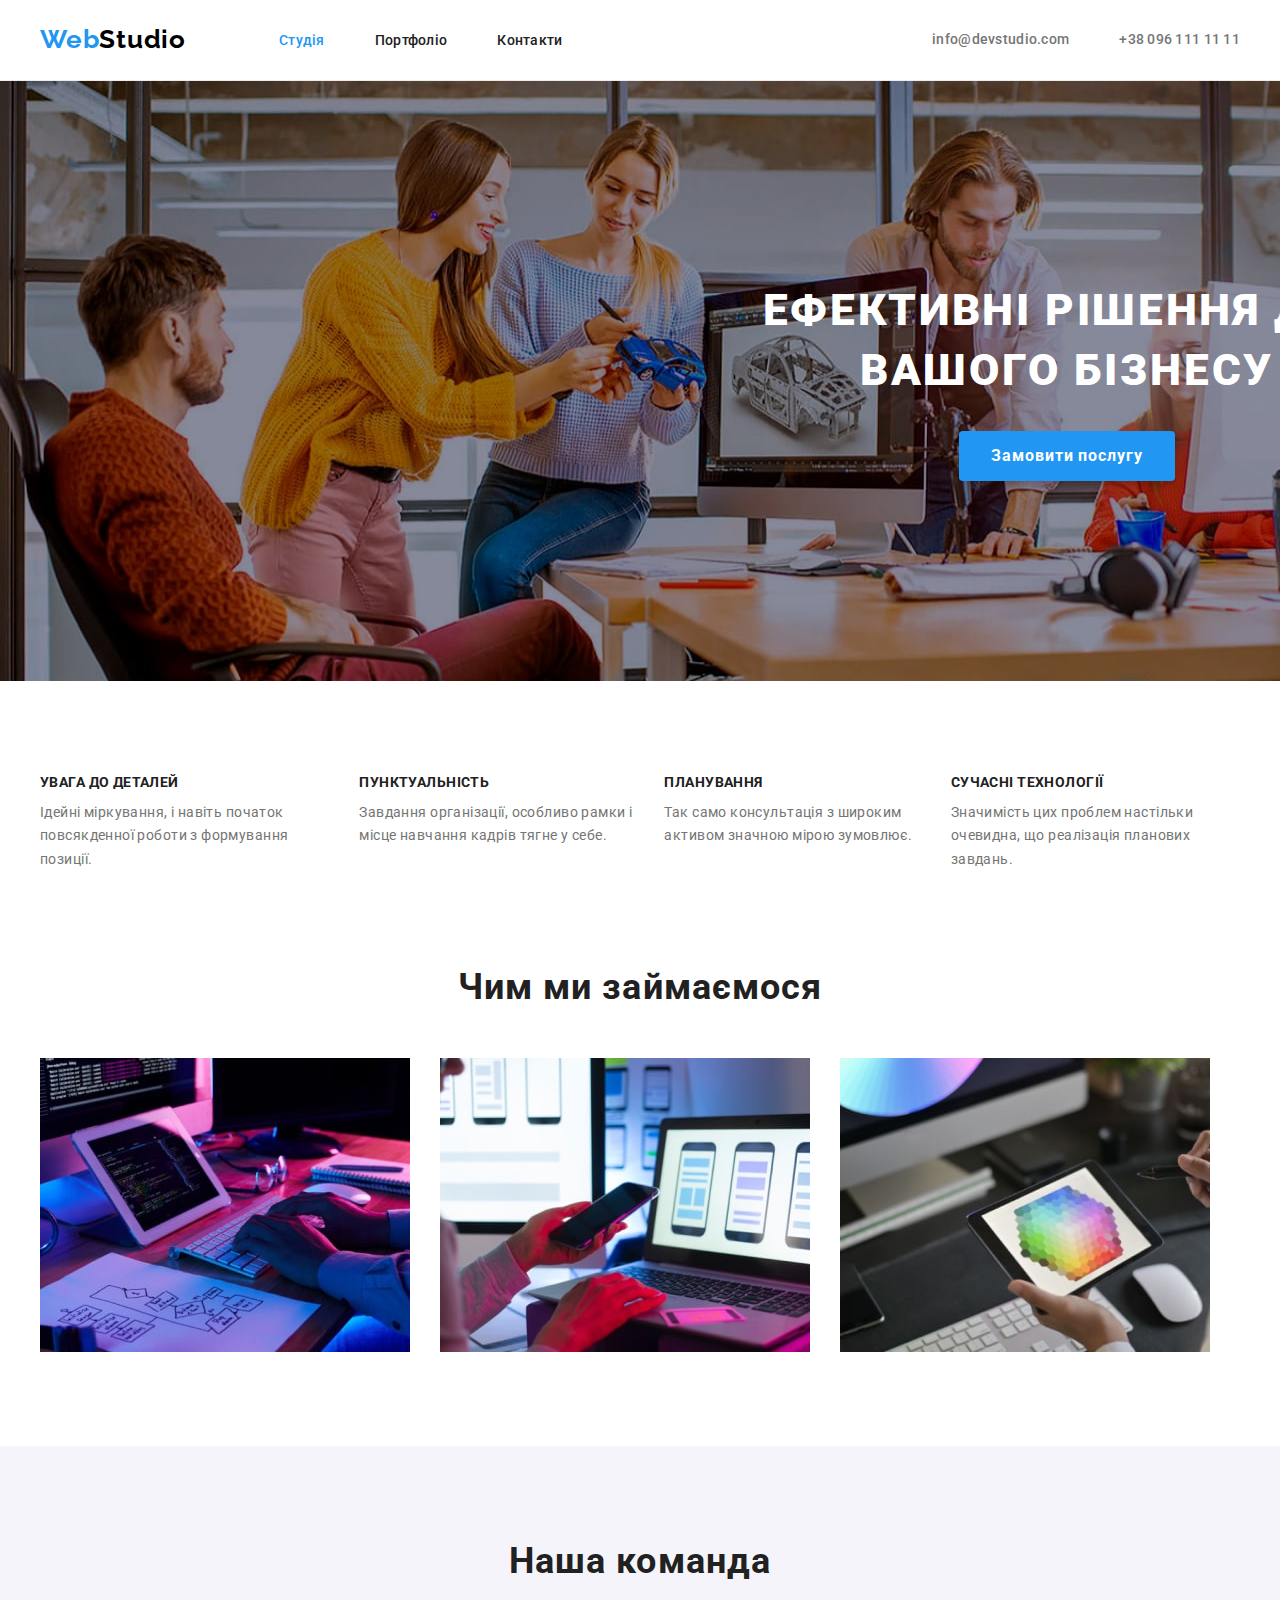
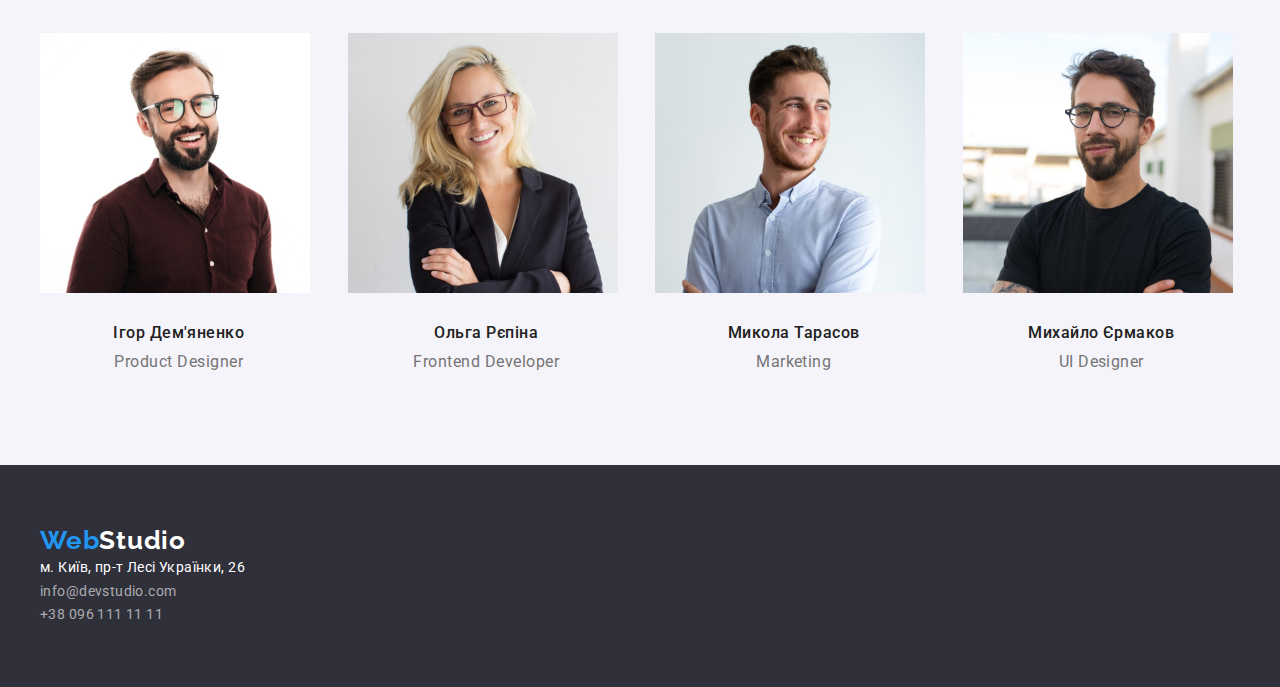
<file: index.html>
<!DOCTYPE html>
<html lang="uk">

<head>
  <meta charset="UTF-8">
  <meta http-equiv="X-UA-Compatible" content="IE=edge">
  <meta name="viewport" content="width=device-width, initial-scale=1.0">
  <link rel="preconnect" href="https://fonts.googleapis.com">
  <link rel="preconnect" href="https://fonts.gstatic.com" crossorigin>
  <link href="https://fonts.googleapis.com/css2?family=Raleway:wght@700&family=Roboto:wght@400;500;700;900&display=swap"
    rel="stylesheet">
  <link rel="stylesheet" href="https://cdnjs.cloudflare.com/ajax/libs/modern-normalize/1.1.0/modern-normalize.min.css"
    integrity="sha512-wpPYUAdjBVSE4KJnH1VR1HeZfpl1ub8YT/NKx4PuQ5NmX2tKuGu6U/JRp5y+Y8XG2tV+wKQpNHVUX03MfMFn9Q=="
    crossorigin="anonymous" referrerpolicy="no-referrer" />
  <link rel="stylesheet" href="https://cdnjs.cloudflare.com/ajax/libs/modern-normalize/1.1.0/modern-normalize.min.css"
    integrity="sha512-wpPYUAdjBVSE4KJnH1VR1HeZfpl1ub8YT/NKx4PuQ5NmX2tKuGu6U/JRp5y+Y8XG2tV+wKQpNHVUX03MfMFn9Q=="
    crossorigin="anonymous" referrerpolicy="no-referrer" />
  <link rel="stylesheet" href="./css/style.css">
  <title>Document</title>
</head>

<body>
  <header class="header">
    <div class="container header-container">
      <a href="./index.html" class="header-logo"><span class="logo-blue">Web</span>Studio</a>
      <nav class="header-navigation">
        <ul class="header-nav">
          <li class="header-nav-item"><a class="header-nav-link current" href="./index.html">Студія</a></li>
          <li class="header-nav-item"><a class="header-nav-link" href="./portfolio.html">Портфоліо</a></li>
          <li class="header-nav-item"><a class="header-nav-link" href="#">Контакти</a></li>
        </ul>
      </nav>
      <ul class="header-contact">
        <li class="header-contact-item"><a class="header-contact-link"
            href="mailto:info@devstudio.com">info@devstudio.com</a></li>
        <li class="header-contact-item"><a class="header-contact-link" href="tel:+380961111111">+38 096 111 11 11</a>
        </li>
      </ul>
    </div>
  </header>
  <main>
    <section class="hero">
      <div class="container">
        <h1 class="hero-title">Ефективні рішення для вашого бізнесу</h1>
        <button class="hero-btn" type="button">Замовити послугу</button>
      </div>
    </section>
    <section class="perevagy">
      <div class="container">
        <h2 hidden>Perevagy</h2>
        <ul class="perevagy-list">
          <li>
            <h3 class="perevagy-title">УВАГА ДО ДЕТАЛЕЙ</h3>
            <p class="perevagy-about">Ідейні міркування, і навіть початок повсякденної роботи з формування позиції.</p>
          </li>
          <li>
            <h3 class="perevagy-title">ПУНКТУАЛЬНІСТЬ</h3>
            <p class="perevagy-about">Завдання організації, особливо рамки і місце навчання кадрів тягне у себе.</p>
          </li>
          <li>
            <h3 class="perevagy-title">ПЛАНУВАННЯ</h3>
            <p class="perevagy-about">Так само консультація з широким активом значною мірою зумовлює.</p>
          </li>
          <li>
            <h3 class="perevagy-title">СУЧАСНІ ТЕХНОЛОГІЇ</h3>
            <p class="perevagy-about">Значимість цих проблем настільки очевидна, що реалізація планових завдань.</p>
          </li>
        </ul>
      </div>
    </section>
    <section class="about section">
      <div class="container">
        <h2 class="about-title">Чим ми займаємося</h2>
        <ul class="about-list">
          <li class="about-list-item">
            <img src="./images/main/about/box1.jpg" width="370" height="294" alt="dev">
          </li>
          <li class="about-list-item">
            <img src="./images/main/about/box2.jpg" width="370" height="294" alt="apps">
          </li>
          <li class="about-list-item">
            <img src="./images/main/about/box3.jpg" width="370" height="294" alt="games">
          </li>
        </ul>
      </div>
    </section>
    <section class="team section">
      <div class="container">
        <h2 class="team-title">Наша команда</h2>
        <ul class="team-list">
          <li class="team-list-item">
            <img src="./images/main/team/igor.jpg" width="270" height="260" alt="igor">
            <h3 class="team-subtitle">Ігор Дем'яненко</h3>
            <p class="team-about">Product Designer</p>
          </li>
          <li class="team-list-item">
            <img src="./images/main/team/olga.jpg" width="270" height="260" alt="olga">
            <h3 class="team-subtitle">Ольга Рєпіна</h3>
            <p class="team-about">Frontend Developer</p>
          </li>
          <li class="team-list-item">
            <img src="./images/main/team/mykola.jpg" width="270" height="260" alt="mykola">
            <h3 class="team-subtitle">Микола Тарасов</h3>
            <p class="team-about">Marketing</p>
          </li>
          <li class="team-list-item">
            <img src="./images/main/team/mikailo.jpg" width="270" height="260" alt="mikhailo">
            <h3 class="team-subtitle">Михайло Єрмаков</h3>
            <p class="team-about">UI Designer</p>
          </li>
        </ul>
      </div>
    </section>
  </main>
  <footer class="footer">
    <div class="container footer-container">
      <a href="./index.html" class="footer-logo"><span class="logo-blue">Web</span>Studio</a>
      <address>
        <ul class="footer-list">
          <li>
            <a class="footer-address" href="https://goo.gl/maps/GNutSAx9qhBjgG4X9" target="_blank"
              rel="noopener noreferrer">м. Київ, пр-т Лесі Українки, 26</a>
          </li>
          <li>
            <a class="footer-contact-link" href="mailto:info@devstudio.com">info@devstudio.com</a>
          </li>
          <li>
            <a class="footer-contact-link" href="tel:+380961111111">+38 096 111 11 11</a>
          </li>
        </ul>
      </address>
    </div>
  </footer>
</body>

</html>
</file>
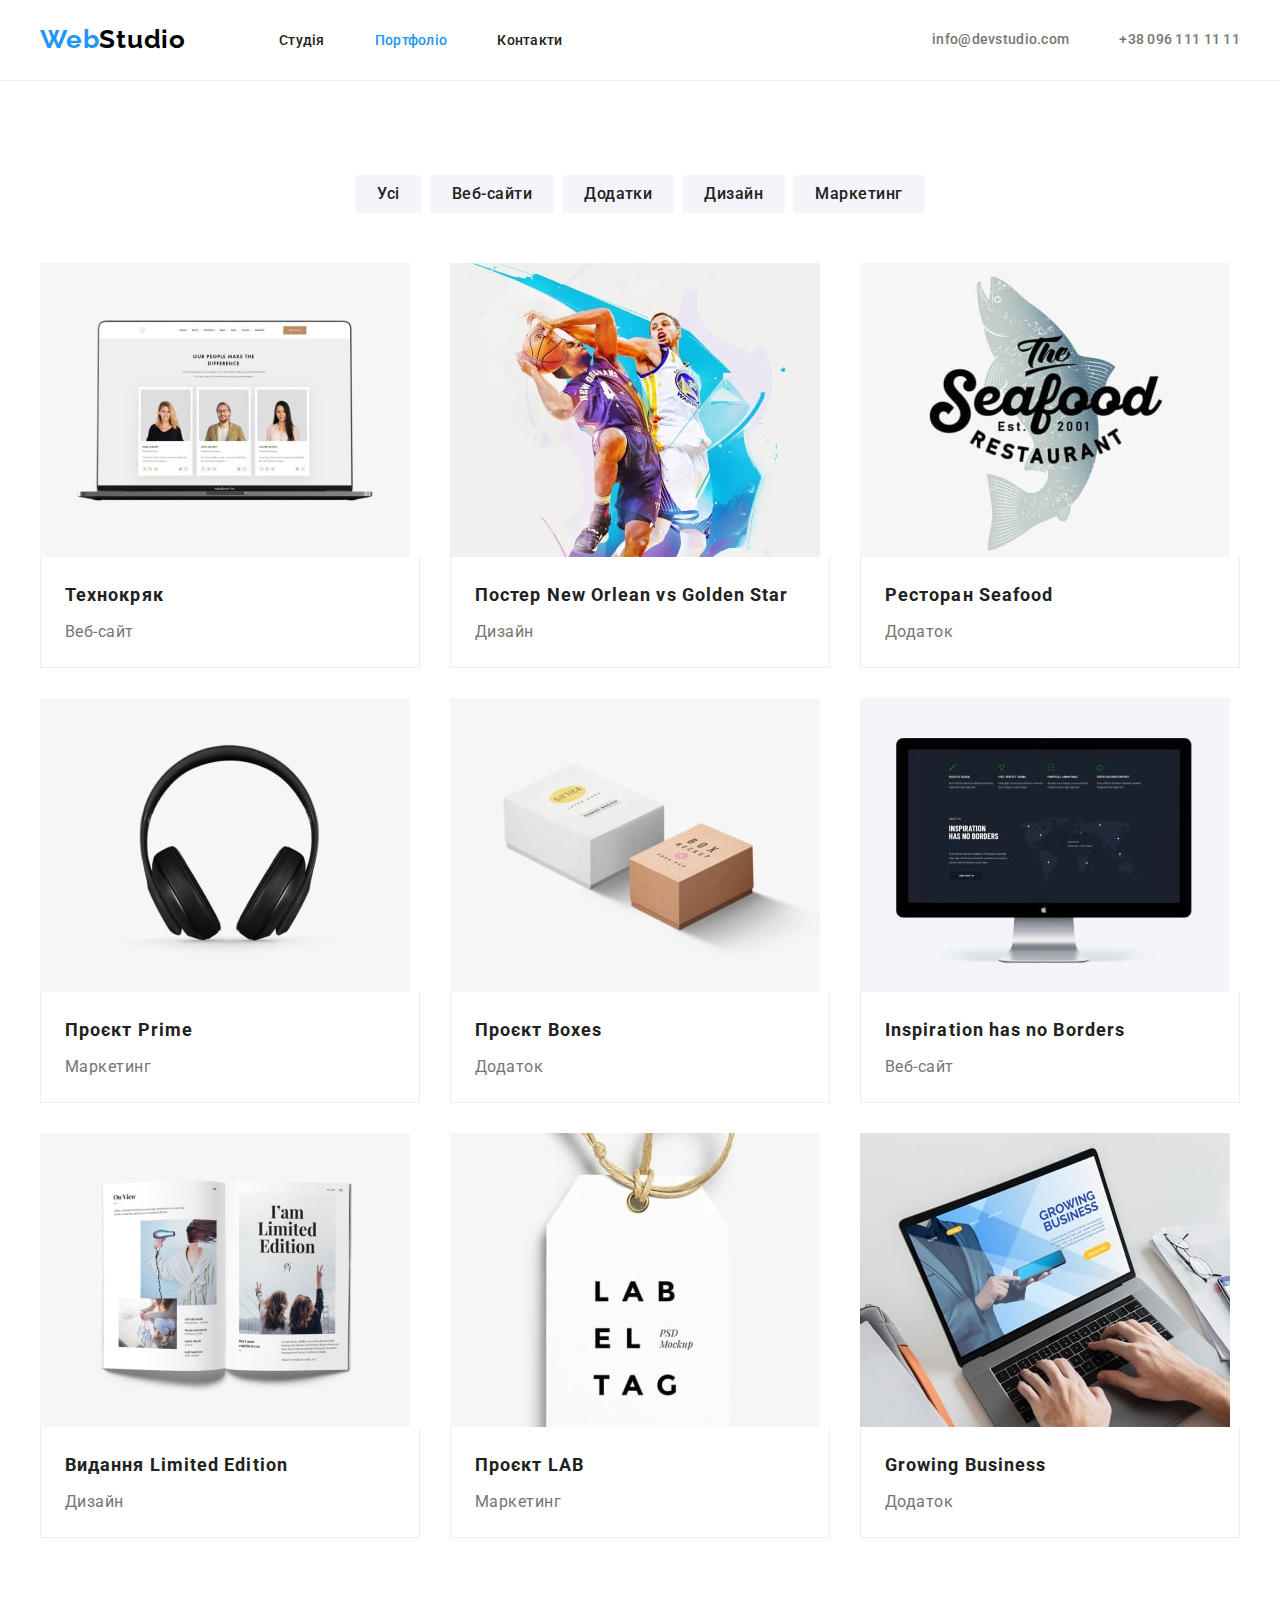
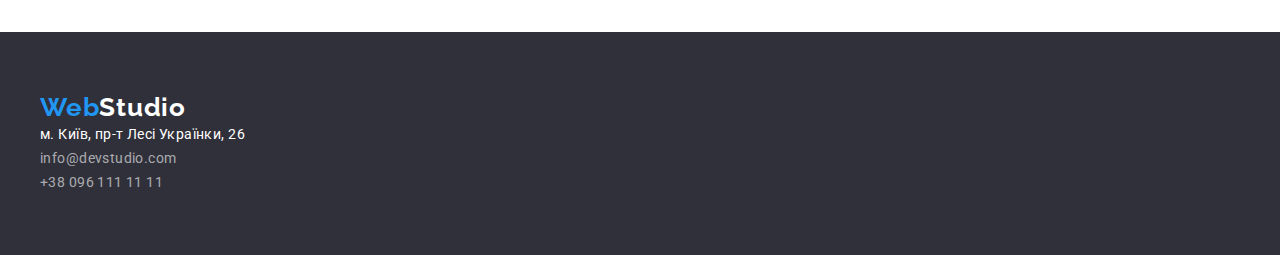
<file: portfolio.html>
<!DOCTYPE html>
<html lang="uk">

<head>
    <meta charset="UTF-8">
    <meta http-equiv="X-UA-Compatible" content="IE=edge">
    <meta name="viewport" content="width=device-width, initial-scale=1.0">
    <link rel="preconnect" href="https://fonts.googleapis.com">
    <link rel="preconnect" href="https://fonts.gstatic.com" crossorigin>
    <link
        href="https://fonts.googleapis.com/css2?family=Raleway:wght@700&family=Roboto:wght@400;500;700;900&display=swap"
        rel="stylesheet">
    <link rel="stylesheet" href="https://cdnjs.cloudflare.com/ajax/libs/modern-normalize/1.1.0/modern-normalize.min.css"
        integrity="sha512-wpPYUAdjBVSE4KJnH1VR1HeZfpl1ub8YT/NKx4PuQ5NmX2tKuGu6U/JRp5y+Y8XG2tV+wKQpNHVUX03MfMFn9Q=="
        crossorigin="anonymous" referrerpolicy="no-referrer" />
    <link rel="stylesheet" href="./css/style.css">
    <title>Portfolio</title>
</head>

<body>
    <header class="header">
        <div class="container header-container">
            <a href="./index.html" class="header-logo"><span class="logo-blue">Web</span>Studio</a>
            <nav class="header-navigation">
                <ul class="header-nav">
                    <li class="header-nav-item"><a class="header-nav-link" href="./index.html">Студія</a></li>
                    <li class="header-nav-item"><a class="header-nav-link current" href="./portfolio.html">Портфоліо</a>
                    </li>
                    <li class="header-nav-item"><a class="header-nav-link" href="#">Контакти</a></li>
                </ul>
            </nav>
            <ul class="header-contact">
                <li class="header-contact-item"><a class="header-contact-link"
                        href="mailto:info@devstudio.com">info@devstudio.com</a></li>
                <li class="header-contact-item"><a class="header-contact-link" href="tel:+380961111111">+38 096 111 11
                        11</a></li>
            </ul>
        </div>
    </header>
    <main>
        <section class="filter section">
            <div class="container">
                <ul class="filter-btn-list">
                    <li><button class="filter-btn" type="button">Усі</button></li>
                    <li><button class="filter-btn" type="button">Веб-сайти</button></li>
                    <li><button class="filter-btn" type="button">Додатки</button></li>
                    <li><button class="filter-btn" type="button">Дизайн</button></li>
                    <li><button class="filter-btn" type="button">Маркетинг</button></li>
                </ul>
                <ul class="filter-list">
                    <li class="filter-list-item">
                        <img src="./images/main/portfolio/img.jpg" width="370" height="294" alt="web">
                        <div class="filter-box">
                            <h3 class="filter-title">Технокряк</h3>
                            <p class="filter-about">Веб-сайт</p>
                        </div>
                    </li>
                    <li class="filter-list-item">
                        <img src="./images/main/portfolio/img2.jpg" width="370" height="294" alt="poster">
                        <div class="filter-box">
                            <h3 class="filter-title">Постер New Orlean vs Golden Star</h3>
                            <p class="filter-about">Дизайн</p>
                        </div>
                    </li>
                    <li class="filter-list-item">
                        <img src="./images/main/portfolio/img3.jpg" width="370" height="294" alt="seafood">
                        <div class="filter-box">
                            <h3 class="filter-title">Ресторан Seafood</h3>
                            <p class="filter-about">Додаток</p>
                        </div>
                    </li>
                    <li class="filter-list-item">
                        <img src="./images/main/portfolio/img4.jpg" width="370" height="294" alt="project-prime">
                        <div class="filter-box">
                            <h3 class="filter-title">Проєкт Prime</h3>
                            <p class="filter-about">Маркетинг</p>
                        </div>
                    </li>
                    <li class="filter-list-item">
                        <img src="./images/main/portfolio/img5.jpg" width="370" height="294" alt="project-boxes">
                        <div class="filter-box">
                            <h3 class="filter-title">Проєкт Boxes</h3>
                            <p class="filter-about">Додаток</p>
                        </div>
                    </li>
                    <li class="filter-list-item">
                        <img src="./images/main/portfolio/img6.jpg" width="370" height="294" alt="Inspiration">
                        <div class="filter-box">
                            <h3 class="filter-title">Inspiration has no Borders</h3>
                            <p class="filter-about">Веб-сайт</p>
                        </div>
                    </li>
                    <li class="filter-list-item">
                        <img src="./images/main/portfolio/img7.jpg" width="370" height="294" alt="edition">
                        <div class="filter-box">
                            <h3 class="filter-title">Видання Limited Edition</h3>
                            <p class="filter-about">Дизайн</p>
                        </div>
                    </li>
                    <li class="filter-list-item">
                        <img src="./images/main/portfolio/img8.jpg" width="370" height="294" alt="">
                        <div class="filter-box">
                            <h3 class="filter-title">Проєкт LAB</h3>
                            <p class="filter-about">Маркетинг</p>
                        </div>
                    </li>
                    <li class="filter-list-item">
                        <img src="./images/main/portfolio/img9.jpg" width="370" height="294" alt="">
                        <div class="filter-box">
                            <h3 class="filter-title">Growing Business</h3>
                            <p class="filter-about">Додаток</p>
                        </div>
                    </li>
                </ul>
            </div>
        </section>
    </main>
    <footer class="footer">
        <div class="container footer-container">
            <a href="./index.html" class="footer-logo"><span class="logo-blue">Web</span>Studio</a>
            <address>
                <ul class="footer-list">
                    <li>
                        <a class="footer-address" href="https://goo.gl/maps/GNutSAx9qhBjgG4X9" target="_blank"
                            rel="noopener noreferrer">м. Київ, пр-т Лесі Українки, 26</a>
                    </li>
                    <li>
                        <a class="footer-contact-link" href="mailto:info@devstudio.com">info@devstudio.com</a>
                    </li>
                    <li>
                        <a class="footer-contact-link" href="tel:+380961111111">+38 096 111 11 11</a>
                    </li>
                </ul>
            </address>
        </div>
    </footer>
</body>

</html>
</file>
<file: css/style.css>
:root {
    --color-blue: #2196F3;
    --color-grey: #757575;
}

* {
    margin: 0;
    padding: 0;
}

a {
    text-decoration: none;
}

ul {
    list-style: none;
    margin: 0;
    padding: 0;
}

h1,
h2,
h3,
h4,
h5,
h6 p {
    margin: 0;
}

button {
    cursor: pointer;
}

address {
    font-style: normal;
}

img {
    display: block;
}

body {
    font-family: 'Roboto', sans-serif;
    color: #212121;
}

.section {
    padding-top: 94px;
    padding-bottom: 94px;
}

.container {
    width: 1200px;
    padding-left: 15px;
    padding-right: 15px;
    margin: 0 auto;
}

/* -----------header----------- */
.header {
    border-bottom: 1px solid #ECECEC;
}

.header-container {
    display: flex;
    align-items: center;
}

.header-logo {
    font-family: 'Raleway';
    font-style: normal;
    font-weight: 700;
    font-size: 26px;
    line-height: 1.19;
    letter-spacing: 0.03em;
    color: #000000;
    padding-top: 24px;
    padding-bottom: 25px;
    margin-right: 93px;
}

.logo-blue {
    color: #2196F3;
}

.header-navigation {
    margin-right: auto;
}

.header-nav {
    display: flex;
    gap: 50px;
}

.header-nav-link {
    color: #212121;
}

.header-nav-link:hover,
.header-nav-link:focus {
    color: var(--color-blue);
}

.header-nav-link {
    font-weight: 500;
    font-size: 14px;
    line-height: 1.14;
    letter-spacing: 0.02em;
}

.header-contact {
    display: flex;
    gap: 50px;
}

.header-contact-link {
    display: block;
    font-weight: 500;
    font-size: 14px;
    line-height: 1.14;
    letter-spacing: 0.02em;
    color: var(--color-grey);
}

.header-contact-link:hover,
.header-contact-link:focus {
    color: var(--color-blue);
}

.current {
    color: var(--color-blue);
}

/* ---------hero--------- */
.hero {
    background-image: url(../images/main/background.jpg);
    padding-top: 200px;
    padding-bottom: 200px;
    padding-left: 452px;
    padding-right: 452px;
}

.hero-title {
    font-weight: 900;
    font-size: 44px;
    line-height: 1.36;
    letter-spacing: 0.06em;
    text-transform: uppercase;
    color: #FFFFFF;
    text-align: center;
    max-width: 696px;
    margin: 0 auto 30px auto;
}

.hero-btn {
    font-family: inherit;
    font-weight: 700;
    font-size: 16px;
    line-height: 1.88;
    letter-spacing: 0.06em;
    color: #FFFFFF;
    border: none;
    background: var(--color-blue);
    box-shadow: 0px 4px 4px rgba(0, 0, 0, 0.15);
    border-radius: 4px;
    display: block;
    margin: 0 auto;
    min-width: 216px;
    height: 50px;
}

.hero-btn:hover,
.hero-btn:focus {
    background-color: #188CE8;
}

/* -------perevagy------- */
.perevagy {
    padding-top: 94px;
}

.perevagy-list {
    display: flex;
    gap: 30px;
}

.perevagy-title {
    font-weight: 700;
    font-size: 14px;
    line-height: 1.14;
    letter-spacing: 0.03em;
    text-transform: uppercase;
    margin-bottom: 10px;
}

.perevagy-about {
    font-size: 14px;
    line-height: 1.71;
    letter-spacing: 0.03em;
    color: var(--color-grey);
}

/* ------------about------------- */
.about {
    display: flex;
}

.about-title {
    text-align: center;
    font-weight: 700;
    font-size: 36px;
    line-height: 1.17;
    letter-spacing: 0.03em;
    margin-bottom: 50px;
}

.about-list {
    display: flex;
    gap: 30px;
}

.team-list-item {
    flex-basis: calc((100% - 60px) / 3);
}

/* -----------team------------ */
.team {
    background-color: #F5F4FA;
}

.team-title {
    font-weight: 700;
    font-size: 36px;
    line-height: 1.17;
    letter-spacing: 0.03em;
    margin-bottom: 50px;
    text-align: center;
}

.team-list {
    display: flex;
    gap: 30px;
}

.team-subtitle {
    font-weight: 500;
    font-size: 16px;
    line-height: 1.19;
    letter-spacing: 0.03em;
    margin-top: 30px;
    margin-bottom: 10px;
    text-align: center;
}

.team-about {
    font-size: 16px;
    line-height: 1.19;
    letter-spacing: 0.03em;
    color: var(--color-grey);
    text-align: center;
}

/* ---------footer------ */
.footer {
    background-color: #2F303A;
}

.footer-container {
    padding-top: 60px;
    padding-bottom: 60px;
}

.footer-logo {
    font-family: 'Raleway';
    font-style: normal;
    font-weight: 700;
    font-size: 26px;
    line-height: 1.19;
    letter-spacing: 0.03em;
    color: #FFFFFF;
}

.footer-list {
    gap: 9px;
}

.footer-address {
    font-weight: 400;
    font-size: 14px;
    line-height: 1.71;
    letter-spacing: 0.03em;
    color: #FFFFFF;
}

.footer-contact-link {
    font-weight: 400;
    font-size: 14px;
    line-height: 1.71;
    letter-spacing: 0.03em;
    color: rgba(255, 255, 255, 0.6);
}

.footer-address:hover,
.footer-address:focus,
.footer-contact-link:hover,
.footer-contact-link:focus {
    color: var(--color-blue);
}

/* ----------portfolio---------- */
.filter-btn {
    font-family: inherit;
    font-weight: 500;
    font-size: 16px;
    line-height: 1.62;
    letter-spacing: 0.03em;
    color: #212121;
    border: none;
    background: #F5F4FA;
    border-radius: 4px;
    padding: 6px 22px;
}

.filter-btn-list {
    display: flex;
    gap: 8px;
    justify-content: center;
    margin-bottom: 50px;
}

.filter-btn:hover,
.filter-btn:focus {
    color: #FFFFFF;
    background-color: var(--color-blue);
    box-shadow: 0px 3px 1px rgba(0, 0, 0, 0.1), 0px 1px 2px rgba(0, 0, 0, 0.08), 0px 2px 2px rgba(0, 0, 0, 0.12);
}

.filter-list {
    display: flex;
    flex-wrap: wrap;
    gap: 30px;
}

.filter-list-item {
    flex-basis: calc((100% - 60px) / 3);
}

.filter-box {
    border: #EEEEEE solid 1px;
    border-top: none;
    padding: 20px 24px;
}

.filter-title {
    font-weight: 700;
    font-size: 18px;
    line-height: 2;
    letter-spacing: 0.06em;
    margin-bottom: 4px;
}

.filter-about {
    font-size: 16px;
    line-height: 1.88;
    letter-spacing: 0.03em;
    color: var(--color-grey);
}
</file>
